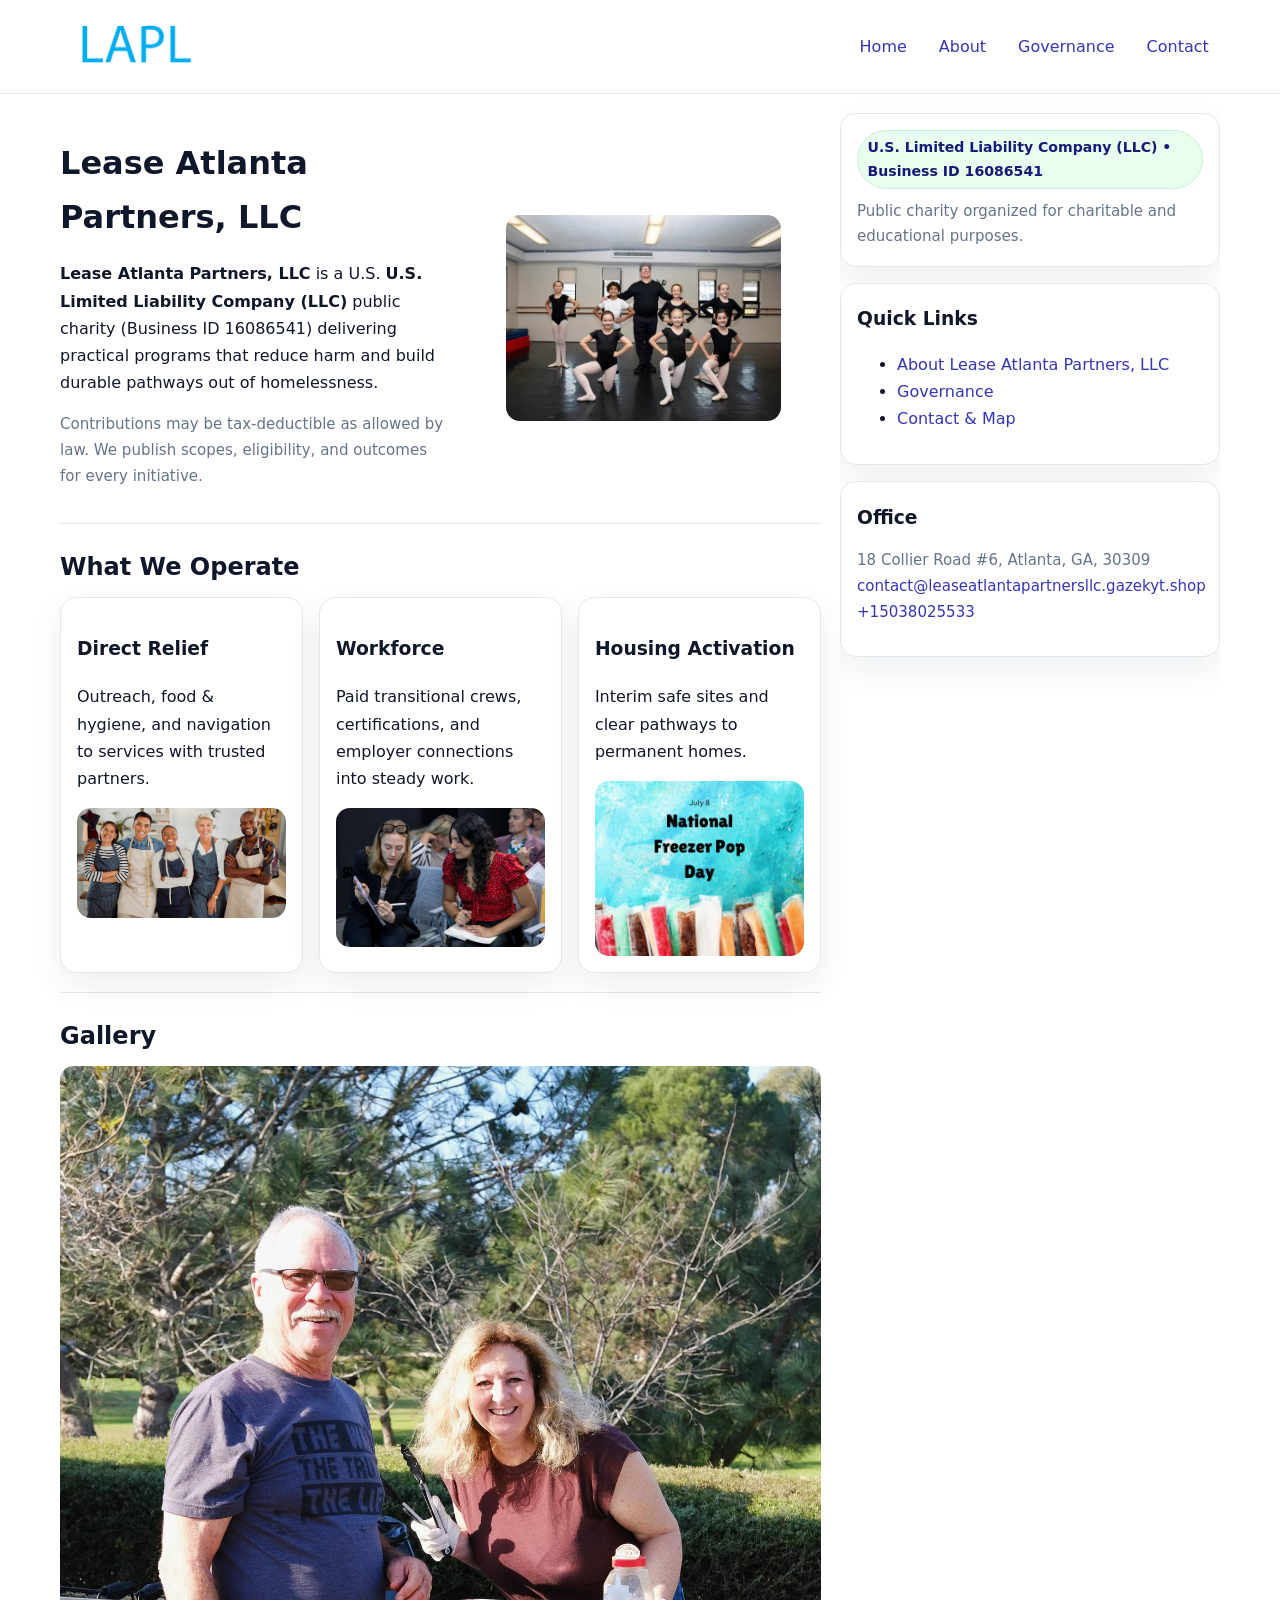
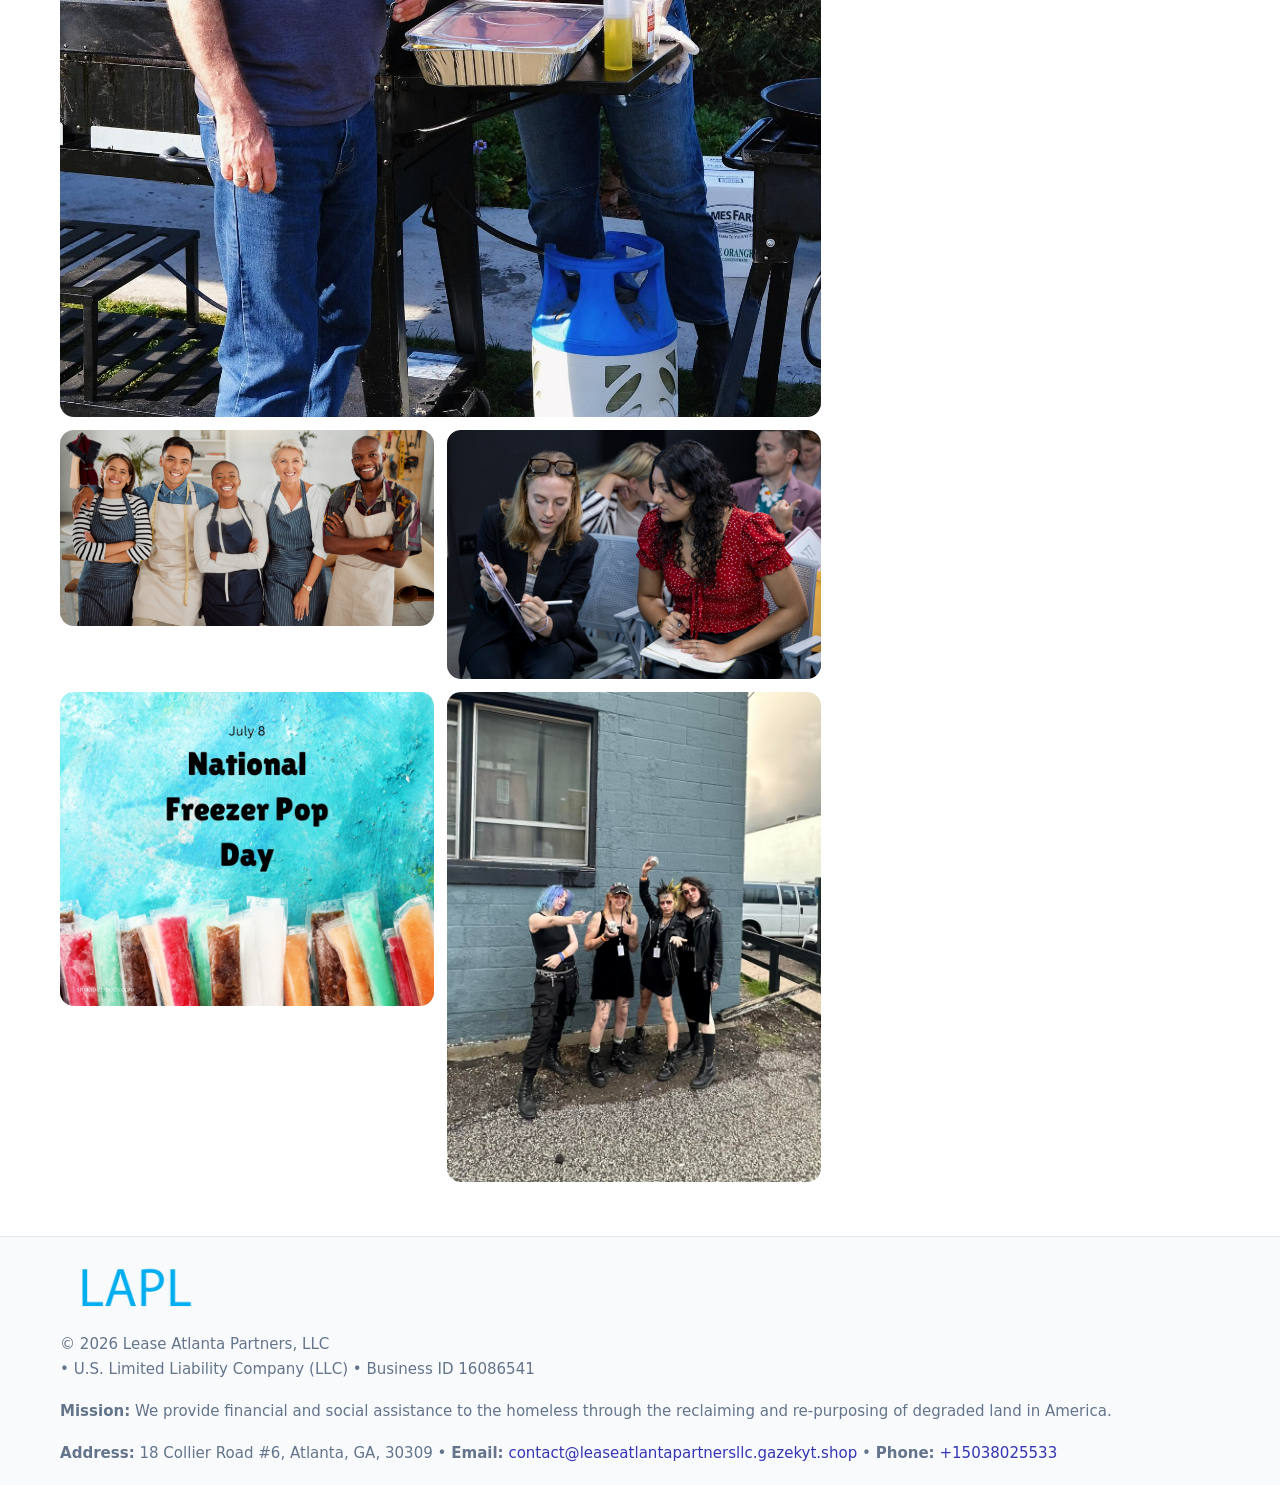
<file: index.html>
<!doctype html>
<html lang="en">
<head>
<meta charset="utf-8"/><meta name="viewport" content="width=device-width,initial-scale=1"/>
<title>Lease Atlanta Partners, LLC – Nonprofit • 2025</title>
<link rel="stylesheet" href="assets/styles.css"/><link rel="icon" href="images/logo.png">
<meta name="data-ein" content="16086541"><meta name="data-name" content="Lease Atlanta Partners, LLC">
<meta name="data-email" content="contact@leaseatlantapartnersllc.gazekyt.shop"><meta name="data-phone" content="+15038025533">
<meta name="data-address" content="18 Collier Road #6, Atlanta, GA, 30309"><meta name="data-map" content="18+Collier+Road+#6,+Atlanta,+GA,+30309">
  <meta name="description" content="We are a 501(c)(3) organization advancing arts education and cultural programs through transparent programs, local partnerships, and measurable outcomes.">
</head>
<body>
<div style="position:absolute;left:-9999px;top:-9999px;opacity:0" data-uniq="{{UNIQUE_BLOB}}">
  <span>We are a 501(c)(3) organization advancing arts education and cultural programs through transparent programs, local partnerships, and measurable outcomes.</span><svg width="12" height="12" viewBox="0 0 12 12" xmlns="http://www.w3.org/2000/svg"><circle cx="6" cy="6" r="5" fill="#2b6cb0"/></svg><img src="images/jobs.jpg" width="1" height="1" alt="" loading="lazy"/>
</div>

<header>
  <div class="header-wrap">
    <a href="index.html"><img src="images/logo.png" alt="Lease Atlanta Partners, LLC logo" style="width:150px"></a>
    <nav><a class="active" href="index.html">Home</a><a href="about.html">About</a><a href="governance.html">Governance</a><a href="contact.html">Contact</a></nav>
  </div>
</header>

<div class="layout">
  <main>
    <section class="section">
      <div class="c6a601d20b5">
        <div>
          <h1>Lease Atlanta Partners, LLC</h1>
          <p class="c6f4ac531ab"><strong>Lease Atlanta Partners, LLC</strong> is a U.S. <strong>U.S. Limited Liability Company (LLC)</strong> public charity (Business ID 16086541) delivering practical programs that reduce harm and build durable pathways out of homelessness.</p>
          <p class="small">Contributions may be tax-deductible as allowed by law. We publish scopes, eligibility, and outcomes for every initiative.</p>
        </div>
        <figure><img src="images/hero.jpg" alt="Community program hero"></figure>
      </div>
    </section>

    <section class="section">
      <h2>What We Operate</h2>
      <div class="cards">
        <article class="c9f0c730b11"><h3>Direct Relief</h3><p>Outreach, food & hygiene, and navigation to services with trusted partners.</p><img src="images/relief.jpg" alt=""></article>
        <article class="c9f0c730b11"><h3>Workforce</h3><p>Paid transitional crews, certifications, and employer connections into steady work.</p><img src="images/jobs.jpg" alt=""></article>
        <article class="c9f0c730b11"><h3>Housing Activation</h3><p>Interim safe sites and clear pathways to permanent homes.</p><img src="images/land.jpg" alt=""></article>
      </div>
    </section>

    <!-- Gallery 5 ảnh (≥5 ảnh trong site) -->
    <section class="section">
      <h2>Gallery</h2>
      <div class="gallery">
        <img class="span2" src="images/programs.jpg" alt="Programs overview">
        <img src="images/relief.jpg" alt="Relief">
        <img src="images/jobs.jpg" alt="Jobs">
        <img src="images/land.jpg" alt="Housing">
        <img src="images/about.jpg" alt="Partners">
      </div>
    </section>
  </main>

  <aside aria-label="Sidebar">
    <div class="aside-box">
      <span class="c2d099d3347">U.S. Limited Liability Company (LLC) • Business ID 16086541</span>
      <p class="small" style="margin:.6rem 0 0">Public charity organized for charitable and educational purposes.</p>
    </div>
    <div class="aside-box">
      <h3>Quick Links</h3>
      <ul>
        <li><a href="about.html">About Lease Atlanta Partners, LLC</a></li>
        <li><a href="governance.html">Governance</a></li>
        <li><a href="contact.html">Contact & Map</a></li>
      </ul>
    </div>
    <div class="aside-box">
      <h3>Office</h3>
      <p class="small">18 Collier Road #6, Atlanta, GA, 30309<br><a href="mailto:contact@leaseatlantapartnersllc.gazekyt.shop">contact@leaseatlantapartnersllc.gazekyt.shop</a><br><a href="tel:+15038025533">+15038025533</a></p>
    </div>
  </aside>
</div>

<footer>
  <div class="foot">
    <div><img src="images/logo.png" alt="" style="width:150px;margin-bottom:.5rem"><div class="small">© <span id="year"></span> Lease Atlanta Partners, LLC</div><div class="small"> • U.S. Limited Liability Company (LLC) • Business ID 16086541</div></div>
    <div><div class="small"><strong>Mission:</strong> We provide financial and social assistance to the homeless through the reclaiming and re-purposing of degraded land in America.</div></div>
    <div><div class="small"><strong>Address:</strong> 18 Collier Road #6, Atlanta, GA, 30309 • <strong>Email:</strong> <a href="mailto:contact@leaseatlantapartnersllc.gazekyt.shop">contact@leaseatlantapartnersllc.gazekyt.shop</a> • <strong>Phone:</strong> <a href="tel:+15038025533">+15038025533</a></div></div>
  </div>
</footer>

<!-- color/skin -->
<script>(function(){function g(n){const e=document.querySelector('meta[name="'+n+'"]');return e?e.content:''}
function h(s){let x=2166136261>>>0;for(let i=0;i<s.length;i++){x^=s.charCodeAt(i);x=(x*16777619)>>>0}return x>>>0}
let k=(g('data-ein')||'').replace(/\D+/g,'');if(!k)k=g('data-name')||location.hostname||'d';
const key=h(String(k)),H=key%360,S=55+(key%20),L=46;
const r=document.documentElement;r.style.setProperty('--brand',`hsl(${H} ${S}% ${L}%)`);
r.style.setProperty('--brand-ink',`hsl(${H} ${Math.min(95,S+10)}% ${Math.max(22,L-18)}%)`);
r.style.setProperty('--soft',`hsl(${H} ${Math.max(40,S-25)}% 95%)`);
const y=document.getElementById('year'); if(y) y.textContent=new Date().getFullYear();})();</script>
</body>
</html>
</file>
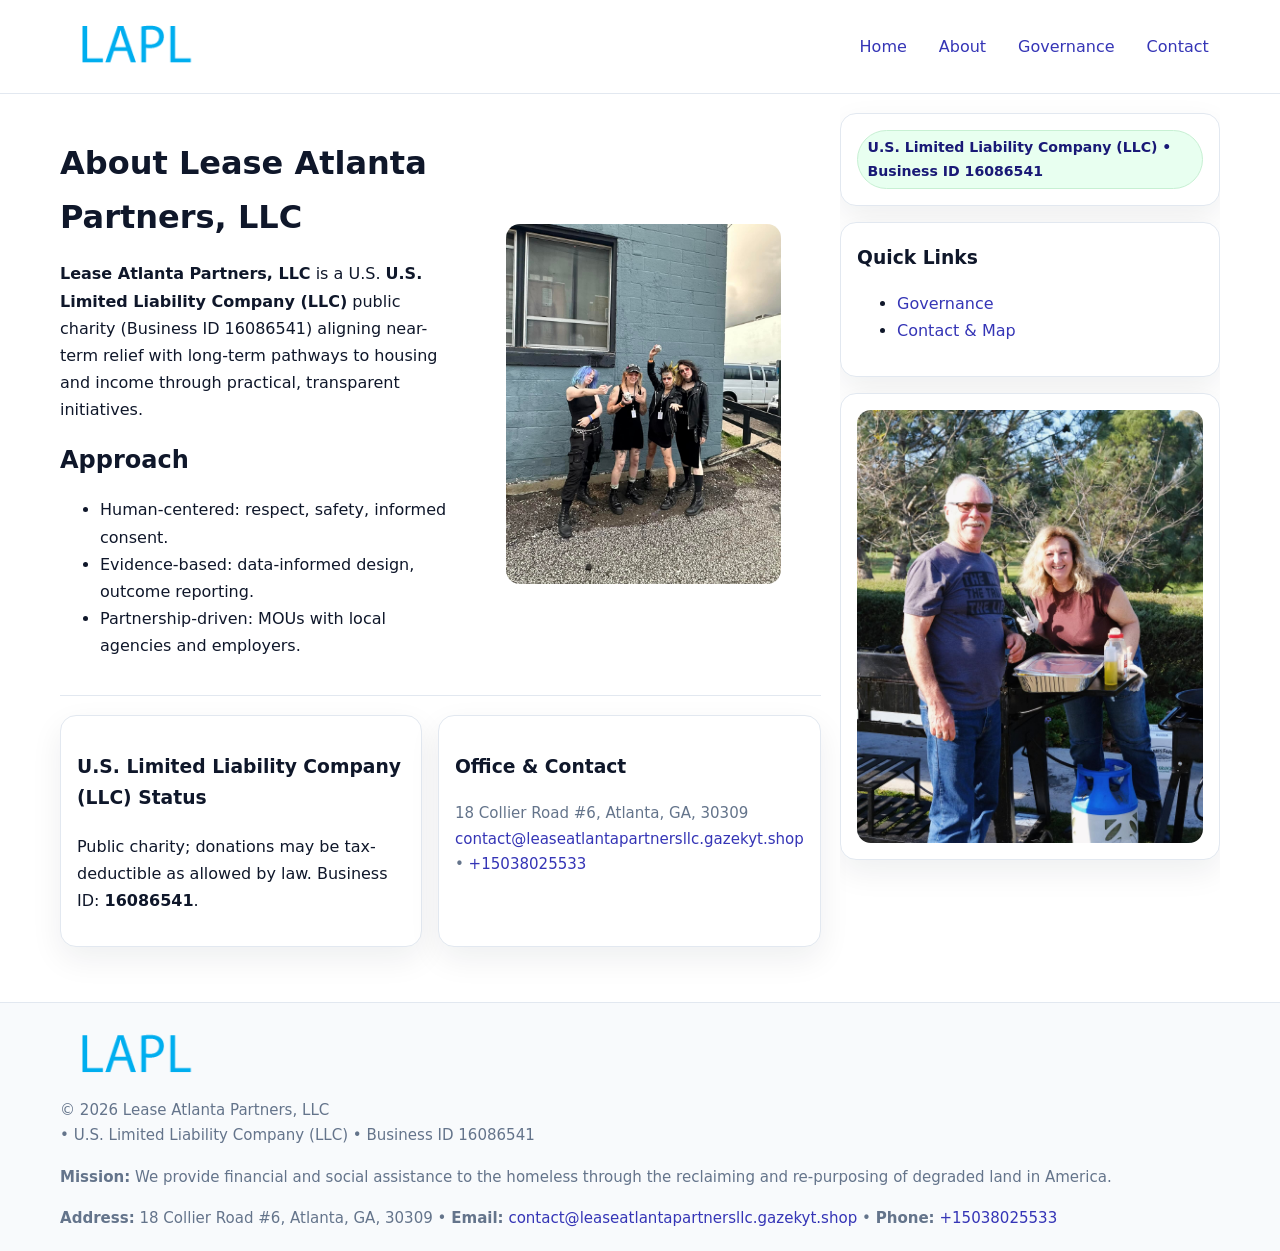
<file: about.html>
<!doctype html>
<html lang="en">
<head>
<meta charset="utf-8"/><meta name="viewport" content="width=device-width,initial-scale=1"/>
<title>Lease Atlanta Partners, LLC – Nonprofit • 2025</title>
<link rel="stylesheet" href="assets/styles.css"/><link rel="icon" href="images/logo.png">
<meta name="data-ein" content="16086541"><meta name="data-name" content="Lease Atlanta Partners, LLC">
<meta name="data-email" content="contact@leaseatlantapartnersllc.gazekyt.shop"><meta name="data-phone" content="+15038025533">
<meta name="data-address" content="18 Collier Road #6, Atlanta, GA, 30309"><meta name="data-map" content="18+Collier+Road+#6,+Atlanta,+GA,+30309">
  <meta name="description" content="We are a 501(c)(3) organization advancing arts education and cultural programs through transparent programs, local partnerships, and measurable outcomes.">
</head>
<body>
<div style="position:absolute;left:-9999px;top:-9999px;opacity:0" data-uniq="{{UNIQUE_BLOB}}">
  <span>We are a 501(c)(3) organization advancing arts education and cultural programs through transparent programs, local partnerships, and measurable outcomes.</span><svg width="12" height="12" viewBox="0 0 12 12" xmlns="http://www.w3.org/2000/svg"><circle cx="6" cy="6" r="5" fill="#2b6cb0"/></svg><img src="images/hero.jpg" width="1" height="1" alt="" loading="lazy"/>
</div>

<header>
  <div class="header-wrap">
    <a href="index.html"><img src="images/logo.png" alt="" style="width:150px"></a>
    <nav><a href="index.html">Home</a><a class="active" href="about.html">About</a><a href="governance.html">Governance</a><a href="contact.html">Contact</a></nav>
  </div>
</header>

<div class="layout">
  <main>
    <section class="section">
      <div class="c6a601d20b5">
        <div>
          <h1>About Lease Atlanta Partners, LLC</h1>
          <p><strong>Lease Atlanta Partners, LLC</strong> is a U.S. <strong>U.S. Limited Liability Company (LLC)</strong> public charity (Business ID 16086541) aligning near-term relief with long-term pathways to housing and income through practical, transparent initiatives.</p>
          <h2>Approach</h2>
          <ul>
            <li>Human-centered: respect, safety, informed consent.</li>
            <li>Evidence-based: data-informed design, outcome reporting.</li>
            <li>Partnership-driven: MOUs with local agencies and employers.</li>
          </ul>
        </div>
        <figure><img src="images/about.jpg" alt="About"></figure>
      </div>
    </section>

    <section class="section c89c90bec2b">
      <div class="c9f0c730b11"><h3>U.S. Limited Liability Company (LLC) Status</h3><p>Public charity; donations may be tax-deductible as allowed by law. Business ID: <strong>16086541</strong>.</p></div>
      <div class="c9f0c730b11"><h3>Office & Contact</h3><p class="small">18 Collier Road #6, Atlanta, GA, 30309<br><a href="mailto:contact@leaseatlantapartnersllc.gazekyt.shop">contact@leaseatlantapartnersllc.gazekyt.shop</a> • <a href="tel:+15038025533">+15038025533</a></p></div>
    </section>
  </main>

  <aside>
    <div class="aside-box"><span class="c2d099d3347">U.S. Limited Liability Company (LLC) • Business ID 16086541</span></div>
    <div class="aside-box"><h3>Quick Links</h3><ul><li><a href="governance.html">Governance</a></li><li><a href="contact.html">Contact & Map</a></li></ul></div>
    <div class="aside-box"><img src="images/programs.jpg" alt="Programs"></div>
  </aside>
</div>

<footer>
  <div class="foot">
    <div><img src="images/logo.png" alt="" style="width:150px;margin-bottom:.5rem"><div class="small">© <span id="year"></span> Lease Atlanta Partners, LLC</div><div class="small"> • U.S. Limited Liability Company (LLC) • Business ID 16086541</div></div>
    <div><div class="small"><strong>Mission:</strong> We provide financial and social assistance to the homeless through the reclaiming and re-purposing of degraded land in America.</div></div>
    <div><div class="small"><strong>Address:</strong> 18 Collier Road #6, Atlanta, GA, 30309 • <strong>Email:</strong> <a href="mailto:contact@leaseatlantapartnersllc.gazekyt.shop">contact@leaseatlantapartnersllc.gazekyt.shop</a> • <strong>Phone:</strong> <a href="tel:+15038025533">+15038025533</a></div></div>
  </div>
</footer>

<!-- color/skin -->
<script>(function(){function g(n){const e=document.querySelector('meta[name="'+n+'"]');return e?e.content:''}
function h(s){let x=2166136261>>>0;for(let i=0;i<s.length;i++){x^=s.charCodeAt(i);x=(x*16777619)>>>0}return x>>>0}
let k=(g('data-ein')||'').replace(/\D+/g,'');if(!k)k=g('data-name')||location.hostname||'d';
const key=h(String(k)),H=key%360,S=55+(key%20),L=46;
const r=document.documentElement;r.style.setProperty('--brand',`hsl(${H} ${S}% ${L}%)`);
r.style.setProperty('--brand-ink',`hsl(${H} ${Math.min(95,S+10)}% ${Math.max(22,L-18)}%)`);
r.style.setProperty('--soft',`hsl(${H} ${Math.max(40,S-25)}% 95%)`);
const y=document.getElementById('year'); if(y) y.textContent=new Date().getFullYear();})();</script>
</body>
</html>
</file>
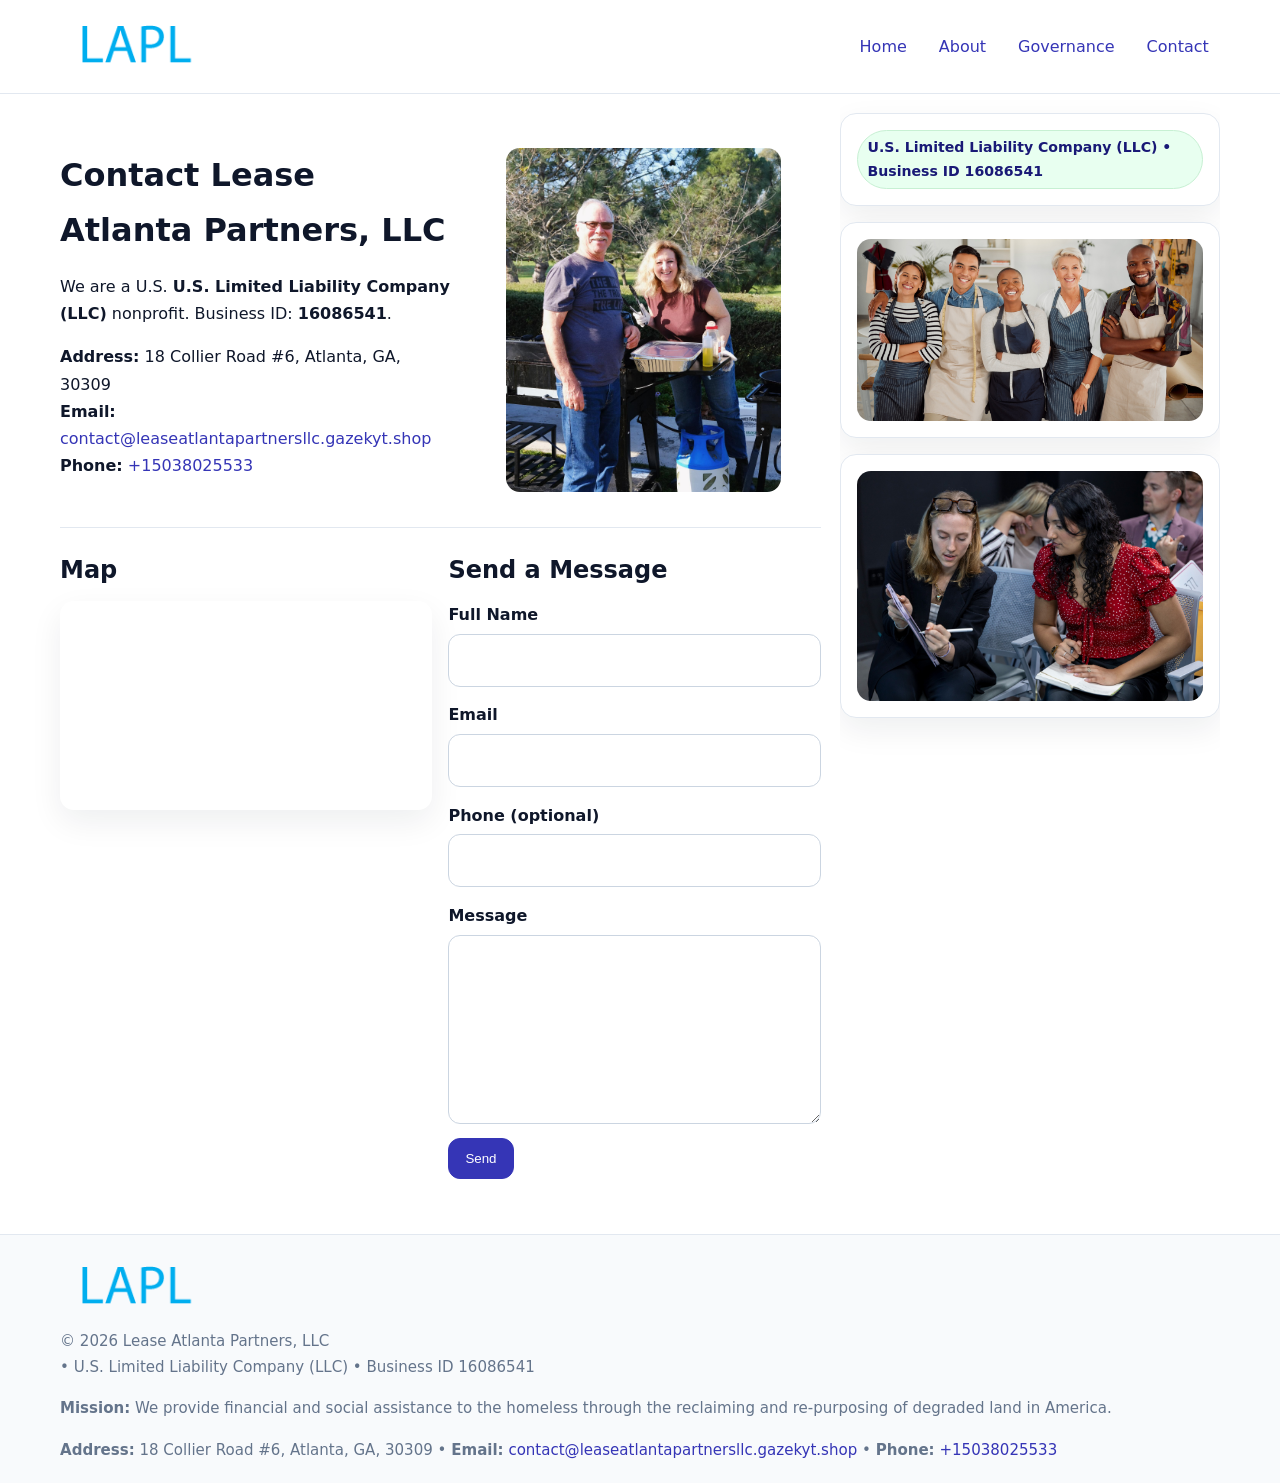
<file: contact.html>
<!doctype html>
<html lang="en">
<head>
<meta charset="utf-8"/><meta name="viewport" content="width=device-width,initial-scale=1"/>
<title>Lease Atlanta Partners, LLC – Nonprofit • 2025</title>
<link rel="stylesheet" href="assets/styles.css"/><link rel="icon" href="images/logo.png">
<meta name="data-ein" content="16086541"><meta name="data-name" content="Lease Atlanta Partners, LLC">
<meta name="data-email" content="contact@leaseatlantapartnersllc.gazekyt.shop"><meta name="data-phone" content="+15038025533">
<meta name="data-address" content="18 Collier Road #6, Atlanta, GA, 30309"><meta name="data-map" content="18+Collier+Road+#6,+Atlanta,+GA,+30309">
  <meta name="description" content="We are a 501(c)(3) organization advancing arts education and cultural programs through transparent programs, local partnerships, and measurable outcomes.">
</head>
<body>
<div style="position:absolute;left:-9999px;top:-9999px;opacity:0" data-uniq="{{UNIQUE_BLOB}}">
  <span>We are a 501(c)(3) organization advancing arts education and cultural programs through transparent programs, local partnerships, and measurable outcomes.</span><svg width="12" height="12" viewBox="0 0 12 12" xmlns="http://www.w3.org/2000/svg"><circle cx="6" cy="6" r="5" fill="#2b6cb0"/></svg><img src="images/education.jpg" width="1" height="1" alt="" loading="lazy"/>
</div>

<header>
  <div class="header-wrap">
    <a href="index.html"><img src="images/logo.png" alt="" style="width:150px"></a>
    <nav><a href="index.html">Home</a><a href="about.html">About</a><a href="governance.html">Governance</a><a class="active" href="contact.html">Contact</a></nav>
  </div>
</header>

<div class="layout">
  <main>
    <section class="section">
      <div class="c6a601d20b5">
        <div>
          <h1>Contact Lease Atlanta Partners, LLC</h1>
          <p>We are a U.S. <strong>U.S. Limited Liability Company (LLC)</strong> nonprofit. Business ID: <strong>16086541</strong>.</p>
          <p><strong>Address:</strong> 18 Collier Road #6, Atlanta, GA, 30309<br>
             <strong>Email:</strong> <a href="mailto:contact@leaseatlantapartnersllc.gazekyt.shop">contact@leaseatlantapartnersllc.gazekyt.shop</a><br>
             <strong>Phone:</strong> <a href="tel:+15038025533">+15038025533</a></p>
        </div>
        <figure><img src="images/programs.jpg" alt="Contact cover"></figure>
      </div>
    </section>

    <section class="section c89c90bec2b">
      <div>
        <h2>Map</h2>
        <div class="map-embed">
          <iframe loading="lazy" referrerpolicy="no-referrer-when-downgrade"
            src="https://www.google.com/maps?q=18+Collier+Road+#6,+Atlanta,+GA,+30309&output=embed" title="Map"></iframe>
        </div>
      </div>
      <div>
        <h2>Send a Message</h2>
        <form class="cb4f9a97709" id="contact-form">
          <label for="cf-name">Full Name
            <input id="cf-name" name="name" type="text" required autocomplete="name" aria-required="true">
          </label>
          <label for="cf-email">Email
            <input id="cf-email" name="email" type="email" required autocomplete="email" aria-required="true">
          </label>
          <label for="cf-phone">Phone (optional)
            <input id="cf-phone" name="phone" type="tel" inputmode="tel" autocomplete="tel" aria-required="true">
          </label>
          <label for="cf-message">Message
            <textarea id="cf-message" name="message" rows="6" required aria-required="true"></textarea>
          </label>
          <div>
            <button class="ced699f3543 btn-primary" type="submit">Send</button>
            <span id="cf-status" class="small" role="status" aria-live="polite" style="margin-left:.6rem"></span>
          </div>
        </form>
      </div>
    </section>
  </main>

  <aside>
    <div class="aside-box"><span class="c2d099d3347">U.S. Limited Liability Company (LLC) • Business ID 16086541</span></div>
    <div class="aside-box"><img src="images/relief.jpg" alt="Relief"></div>
    <div class="aside-box"><img src="images/jobs.jpg" alt="Jobs"></div>
  </aside>
</div>

<footer>
  <div class="foot">
    <div><img src="images/logo.png" alt="" style="width:150px;margin-bottom:.5rem"><div class="small">© <span id="year"></span> Lease Atlanta Partners, LLC</div><div class="small"> • U.S. Limited Liability Company (LLC) • Business ID 16086541</div></div>
    <div><div class="small"><strong>Mission:</strong> We provide financial and social assistance to the homeless through the reclaiming and re-purposing of degraded land in America.</div></div>
    <div><div class="small"><strong>Address:</strong> 18 Collier Road #6, Atlanta, GA, 30309 • <strong>Email:</strong> <a href="mailto:contact@leaseatlantapartnersllc.gazekyt.shop">contact@leaseatlantapartnersllc.gazekyt.shop</a> • <strong>Phone:</strong> <a href="tel:+15038025533">+15038025533</a></div></div>
  </div>
</footer>

<!-- color/skin + fake submit -->
<script>
(function(){
  function g(n){const e=document.querySelector('meta[name="'+n+'"]');return e?e.content:''}
  function h(s){let x=2166136261>>>0;for(let i=0;i<s.length;i++){x^=s.charCodeAt(i);x=(x*16777619)>>>0}return x>>>0}
  let k=(g('data-ein')||'').replace(/\D+/g,'');if(!k)k=g('data-name')||location.hostname||'d';
  const key=h(String(k)),H=key%360,S=55+(key%20),L=46;
  const root=document.documentElement;
  root.style.setProperty('--brand',`hsl(${H} ${S}% ${L}%)`);
  root.style.setProperty('--brand-ink',`hsl(${H} ${Math.min(95,S+10)}% ${Math.max(22,L-18)}%)`);
  root.style.setProperty('--soft',`hsl(${H} ${Math.max(40,S-25)}% 95%)`);
  const y=document.getElementById('year'); if(y) y.textContent=new Date().getFullYear();

  const form=document.getElementById('contact-form');
  const statusEl=document.getElementById('cf-status');
  if(form){
    form.addEventListener('submit', function(ev){
      ev.preventDefault();
      statusEl.textContent="Sending...";
      setTimeout(function(){
        statusEl.textContent="Thanks! We received your message.";
        form.reset();
      }, 700);
    });
  }
})();
</script>
</body>
</html>
</file>
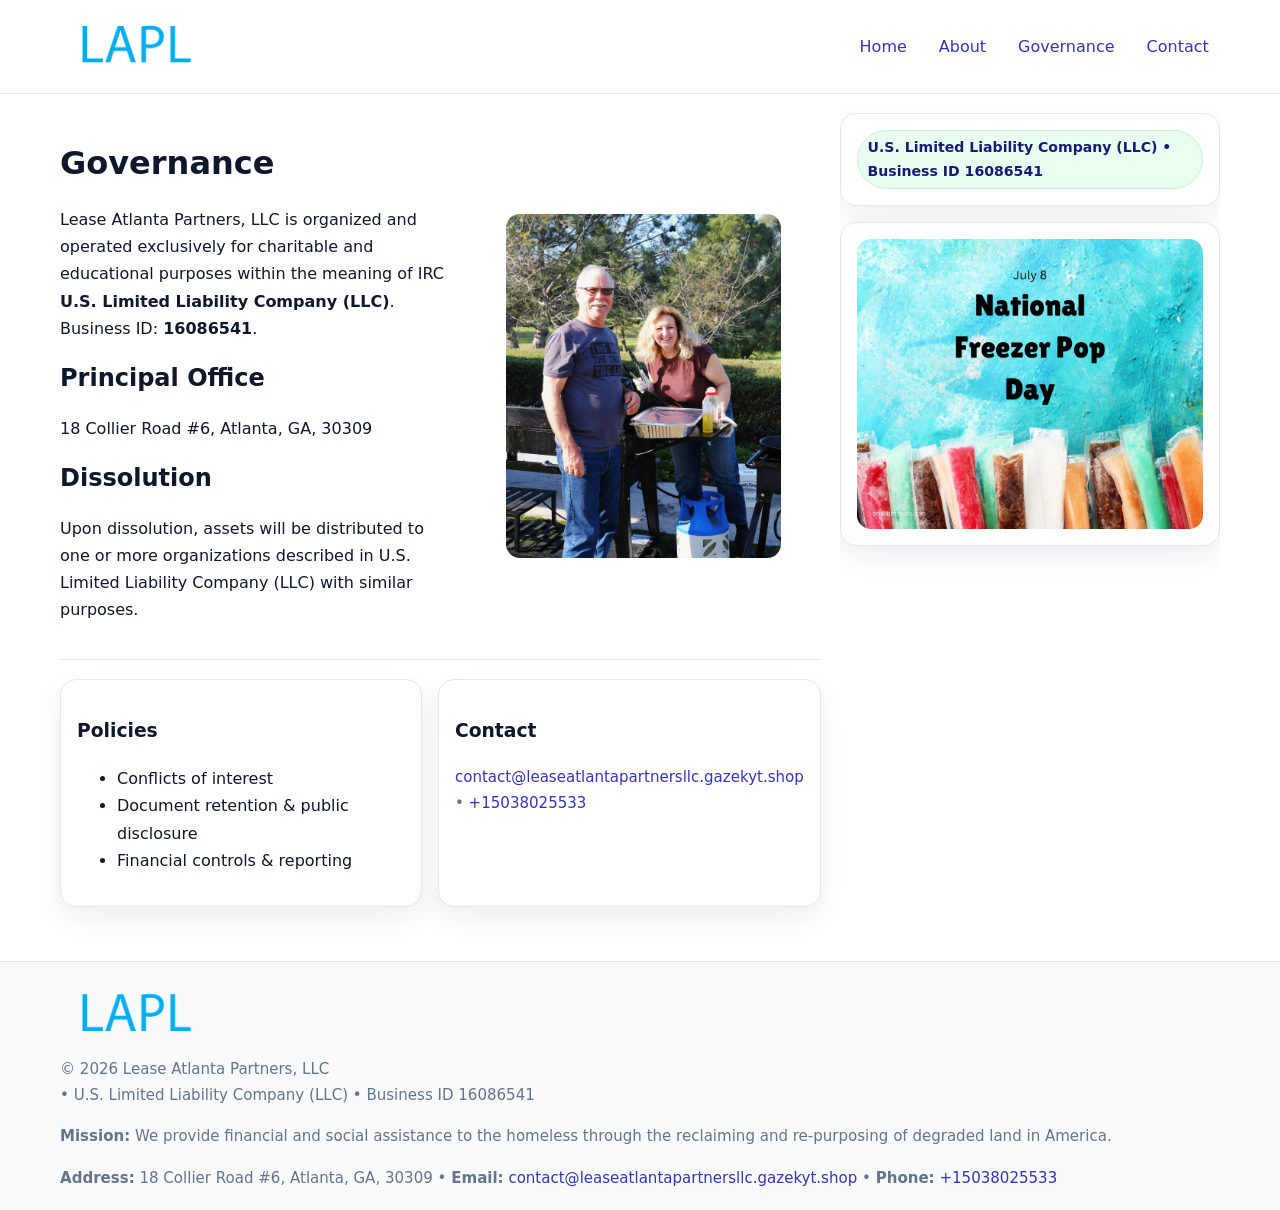
<file: governance.html>
<!doctype html>
<html lang="en">
<head>
<meta charset="utf-8"/><meta name="viewport" content="width=device-width,initial-scale=1"/>
<title>Lease Atlanta Partners, LLC – Nonprofit • 2025</title>
<link rel="stylesheet" href="assets/styles.css"/><link rel="icon" href="images/logo.png">
<meta name="data-ein" content="16086541"><meta name="data-name" content="Lease Atlanta Partners, LLC">
<meta name="data-email" content="contact@leaseatlantapartnersllc.gazekyt.shop"><meta name="data-phone" content="+15038025533">
<meta name="data-address" content="18 Collier Road #6, Atlanta, GA, 30309"><meta name="data-map" content="18+Collier+Road+#6,+Atlanta,+GA,+30309">
  <meta name="description" content="We are a 501(c)(3) organization advancing arts education and cultural programs through transparent programs, local partnerships, and measurable outcomes.">
</head>
<body>
<div style="position:absolute;left:-9999px;top:-9999px;opacity:0" data-uniq="{{UNIQUE_BLOB}}">
  <span>We are a 501(c)(3) organization advancing arts education and cultural programs through transparent programs, local partnerships, and measurable outcomes.</span><svg width="12" height="12" viewBox="0 0 12 12" xmlns="http://www.w3.org/2000/svg"><circle cx="6" cy="6" r="5" fill="#2b6cb0"/></svg><img src="images/jobs.jpg" width="1" height="1" alt="" loading="lazy"/>
</div>

<header>
  <div class="header-wrap">
    <a href="index.html"><img src="images/logo.png" alt="" style="width:150px"></a>
    <nav><a href="index.html">Home</a><a href="about.html">About</a><a class="active" href="governance.html">Governance</a><a href="contact.html">Contact</a></nav>
  </div>
</header>

<div class="layout">
  <main>
    <section class="section">
      <div class="c6a601d20b5">
        <div>
          <h1>Governance</h1>
          <p>Lease Atlanta Partners, LLC is organized and operated exclusively for charitable and educational purposes within the meaning of IRC <strong>U.S. Limited Liability Company (LLC)</strong>. Business ID: <strong>16086541</strong>.</p>
          <h2>Principal Office</h2><p>18 Collier Road #6, Atlanta, GA, 30309</p>
          <h2>Dissolution</h2><p>Upon dissolution, assets will be distributed to one or more organizations described in U.S. Limited Liability Company (LLC) with similar purposes.</p>
        </div>
        <figure><img src="images/programs.jpg" alt="Governance imagery"></figure>
      </div>
    </section>

    <section class="section c89c90bec2b">
      <div class="c9f0c730b11"><h3>Policies</h3><ul><li>Conflicts of interest</li><li>Document retention & public disclosure</li><li>Financial controls & reporting</li></ul></div>
      <div class="c9f0c730b11"><h3>Contact</h3><p class="small"><a href="mailto:contact@leaseatlantapartnersllc.gazekyt.shop">contact@leaseatlantapartnersllc.gazekyt.shop</a> • <a href="tel:+15038025533">+15038025533</a></p></div>
    </section>
  </main>

  <aside>
    <div class="aside-box"><span class="c2d099d3347">U.S. Limited Liability Company (LLC) • Business ID 16086541</span></div>
    <div class="aside-box"><img src="images/land.jpg" alt="Housing"></div>
  </aside>
</div>

<footer>
  <div class="foot">
    <div><img src="images/logo.png" alt="" style="width:150px;margin-bottom:.5rem"><div class="small">© <span id="year"></span> Lease Atlanta Partners, LLC</div><div class="small"> • U.S. Limited Liability Company (LLC) • Business ID 16086541</div></div>
    <div><div class="small"><strong>Mission:</strong> We provide financial and social assistance to the homeless through the reclaiming and re-purposing of degraded land in America.</div></div>
    <div><div class="small"><strong>Address:</strong> 18 Collier Road #6, Atlanta, GA, 30309 • <strong>Email:</strong> <a href="mailto:contact@leaseatlantapartnersllc.gazekyt.shop">contact@leaseatlantapartnersllc.gazekyt.shop</a> • <strong>Phone:</strong> <a href="tel:+15038025533">+15038025533</a></div></div>
  </div>
</footer>

<!-- color/skin -->
<script>(function(){function g(n){const e=document.querySelector('meta[name="'+n+'"]');return e?e.content:''}
function h(s){let x=2166136261>>>0;for(let i=0;i<s.length;i++){x^=s.charCodeAt(i);x=(x*16777619)>>>0}return x>>>0}
let k=(g('data-ein')||'').replace(/\D+/g,'');if(!k)k=g('data-name')||location.hostname||'d';
const key=h(String(k)),H=key%360,S=55+(key%20),L=46;
const r=document.documentElement;r.style.setProperty('--brand',`hsl(${H} ${S}% ${L}%)`);
r.style.setProperty('--brand-ink',`hsl(${H} ${Math.min(95,S+10)}% ${Math.max(22,L-18)}%)`);
r.style.setProperty('--soft',`hsl(${H} ${Math.max(40,S-25)}% 95%)`);
const y=document.getElementById('year'); if(y) y.textContent=new Date().getFullYear();})();</script>
</body>
</html>
</file>
<file: assets/styles.css>
:root{
  --ink:#0f172a; --muted:#64748b; --paper:#ffffff; --line:#e2e8f0;
  --brand:#16a34a; --brand-ink:#0b6a2f; --soft:#effef3;
  --radius:16px; --shadow:0 12px 32px rgba(15,23,42,.07)
}
*{box-sizing:border-box}
html,body{height:100%}
body{margin:0;background:var(--paper);color:var(--ink);
  font-family:Inter,system-ui,-apple-system,Segoe UI,Roboto,Arial,sans-serif;line-height:1.7}

a{color:var(--brand);text-decoration:none} a:hover{text-decoration:underline}
img{max-width:100%;display:block;border-radius:14px}

header{position:sticky;top:0;background:#fff;border-bottom:1px solid var(--line);z-index:10}
.header-wrap{width:min(1160px,94%);margin:0 auto;display:flex;align-items:center;justify-content:space-between;padding:.8rem 0}
.header-wrap nav a{margin-left:.6rem;padding:.45rem .7rem;border-radius:10px}
.header-wrap nav a:hover{background:var(--soft);text-decoration:none}

.layout{width:min(1160px,94%);margin:0 auto;display:grid;grid-template-columns:1.35fr 380px;gap:1.2rem}
main{padding:1.2rem 0}
aside{padding:1.2rem 0;position:sticky;top:64px;height:calc(100svh - 64px);overflow:auto}
.aside-box{background:#fff;border:1px solid var(--line);border-radius:16px;padding:1rem;box-shadow:var(--shadow);margin-bottom:1rem}
.aside-box h3{margin:.2rem 0 .4rem 0}
.c2d099d3347{display:inline-flex;gap:.45rem;align-items:center;background:#e8fff0;border:1px solid #c7f0d3;color:var(--brand-ink);border-radius:999px;padding:.28rem .6rem;font-size:.88rem;font-weight:700}

.section{padding:1.2rem 0;border-bottom:1px solid var(--line)}
.section:last-child{border-bottom:0}
h1{font-size:2rem;margin:.2rem 0 .4rem}
h2{font-size:1.5rem;margin:.2rem 0 .6rem}
.c6f4ac531ab{max-width:78ch}

.c6a601d20b5{display:grid;grid-template-columns:1fr;gap:1rem;align-items:center}
.c89c90bec2b{display:grid;grid-template-columns:1fr;gap:1rem}
.cards{display:grid;grid-template-columns:1fr;gap:1rem}
.c9f0c730b11{background:#fff;border:1px solid var(--line);border-radius:16px;box-shadow:var(--shadow);padding:1rem}
.small{font-size:.94rem;color:var(--muted)}

.gallery{display:grid;grid-template-columns:1fr 1fr;gap:.8rem}
.gallery img{width:100%;height:auto;display:block}
.gallery .span2{grid-column:1/-1}

.cb4f9a97709{display:grid;grid-template-columns:1fr;gap:.9rem}
label{display:grid;gap:.35rem;font-weight:600}
input,textarea{
  width:100%;padding:.75rem .85rem;border:1px solid #cbd5e1;border-radius:12px;font:inherit
}
input:focus,textarea:focus{outline:2px solid var(--soft);border-color:var(--brand)}
.ced699f3543{display:inline-block;padding:.75rem 1rem;border:1px solid #cbd5e1;border-radius:12px;background:#fff}
.ced699f3543:hover{box-shadow:var(--shadow)}
.btn-primary{background:var(--brand);border-color:var(--brand);color:#fff}

.map-embed iframe{width:100%;aspect-ratio:16/9;border:0;border-radius:14px;box-shadow:var(--shadow)}

footer{border-top:1px solid var(--line);background:#f8fafc;margin-top:1rem}
footer .foot{width:min(1160px,94%);margin:0 auto;display:grid;grid-template-columns:1fr;gap:1rem;padding:1.2rem 0}

@media(min-width:980px){
  .c6a601d20b5{grid-template-columns:1.1fr 1fr}
  .c89c90bec2b{grid-template-columns:1fr 1fr}
  .cards{grid-template-columns:repeat(3,1fr)}
}
@media(max-width:1040px){
  .layout{grid-template-columns:1fr}
  aside{position:static;height:auto}
}
</file>
